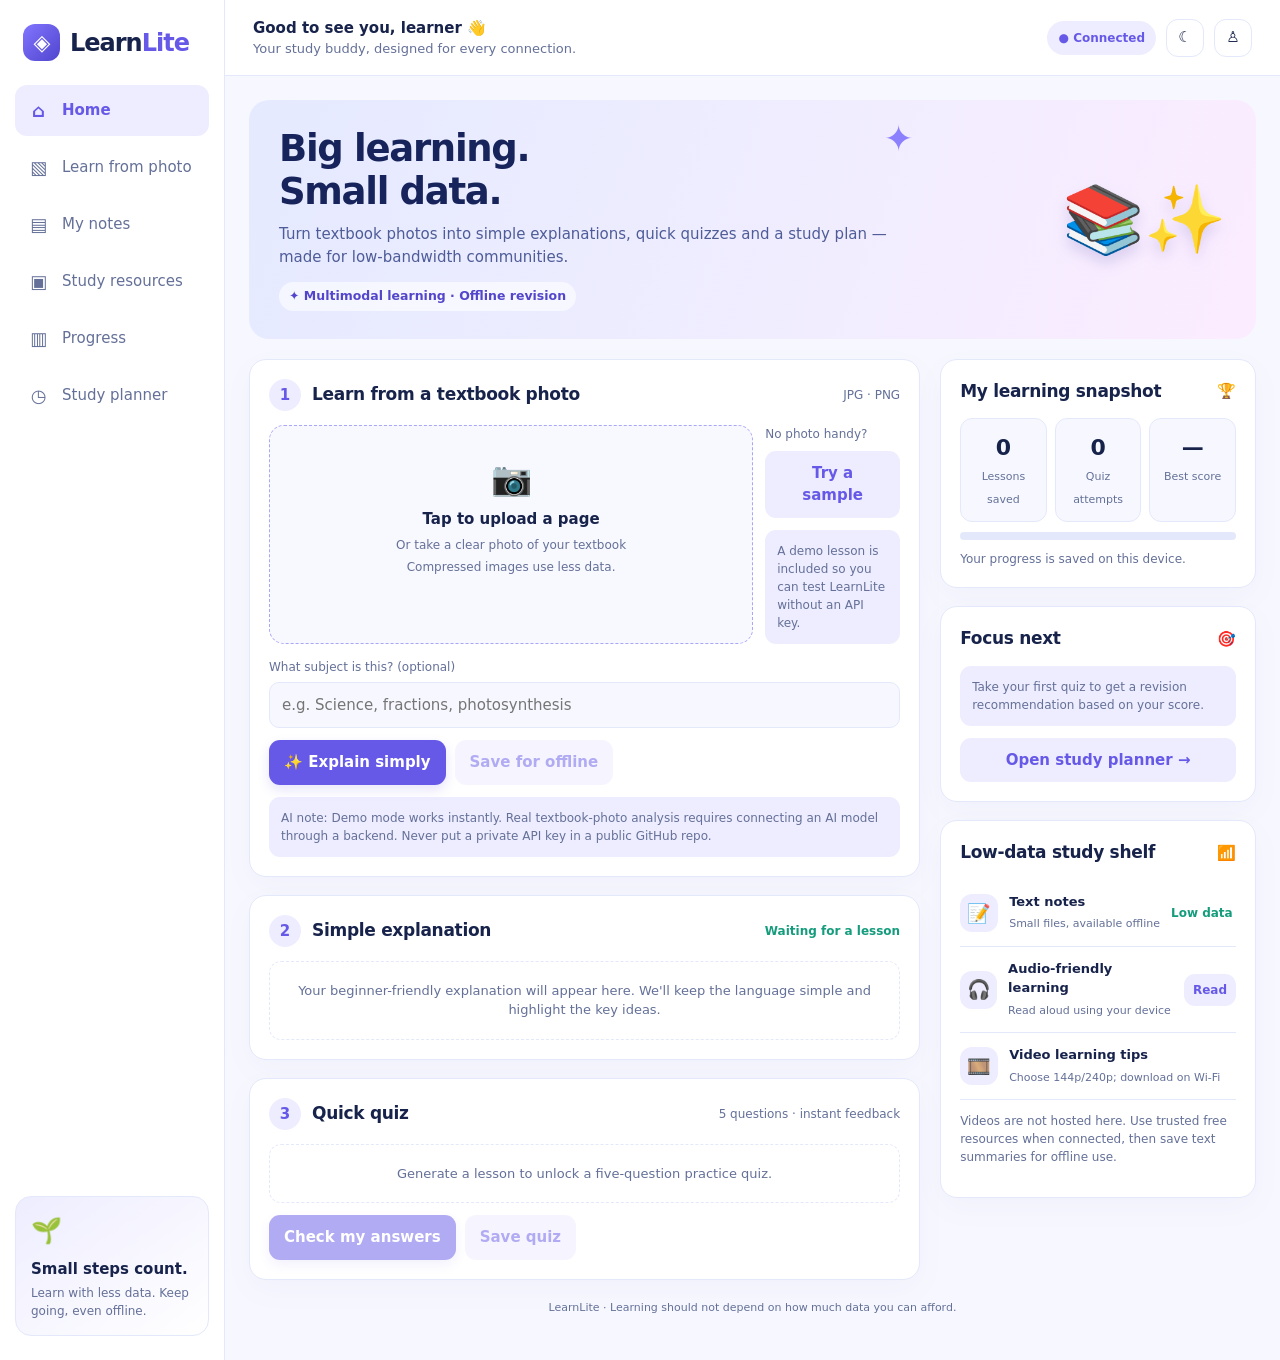
<file: index.html>
<!DOCTYPE html>
<html lang="en">
<head>
<meta charset="UTF-8">
<meta name="viewport" content="width=device-width, initial-scale=1">
<title>LearnLite — Learn anywhere</title>
<meta name="theme-color" content="#6558e8">
<link rel="stylesheet" href="style.css">
</head>
<body>
<div class="app">
  <aside class="sidebar">
    <div class="brand"><div class="logo">◈</div><span>Learn<span>Lite</span></span></div>
    <nav class="nav" aria-label="Main navigation">
      <button class="active" data-page="home"><span class="ico">⌂</span><span class="navlabel">Home</span></button>
      <button data-page="learn"><span class="ico">▧</span><span class="navlabel">Learn from photo</span></button>
      <button data-page="notes"><span class="ico">▤</span><span class="navlabel">My notes</span></button>
      <button data-page="resources"><span class="ico">▣</span><span class="navlabel">Study resources</span></button>
      <button data-page="progress"><span class="ico">▥</span><span class="navlabel">Progress</span></button>
      <button data-page="planner"><span class="ico">◷</span><span class="navlabel">Study planner</span></button>
    </nav>
    <div class="sidebottom"><div style="font-size:25px;margin-bottom:8px">🌱</div><strong>Small steps count.</strong><p>Learn with less data. Keep going, even offline.</p></div>
  </aside>

  <main class="main">
    <header class="topbar">
      <div><strong>Good to see you, learner 👋</strong><div class="tagline">Your study buddy, designed for every connection.</div></div>
      <div class="topactions">
        <span class="pill" id="connection">● Offline-ready</span>
        <button class="iconbtn" id="themeBtn" title="Toggle dark/light mode" aria-label="Toggle theme">☾</button>
        <button class="iconbtn" id="studentBtn" title="Student profile">♙</button>
      </div>
    </header>

    <div class="offlinebanner" id="offlineBanner">You're offline. Your saved notes, quizzes and planner are still available on this device.</div>
    <div class="content">
      <section class="section active" id="page-home">
        <div class="hero">
          <div>
            <h1>Big learning.<br>Small data.</h1>
            <p>Turn textbook photos into simple explanations, quick quizzes and a study plan — made for low-bandwidth communities.</p>
            <small>✦ Multimodal learning · Offline revision</small>
          </div>
          <div class="heroart">📚✨</div>
        </div>

        <div class="layout">
          <div class="stack">
            <div class="card">
              <div class="cardhead">
                <div class="step"><span class="num">1</span><h2>Learn from a textbook photo</h2></div>
                <span class="tiny muted">JPG · PNG</span>
              </div>
              <div class="uploadrow">
                <label class="drop" for="photo">
                  <div class="camera">📷</div>
                  <strong>Tap to upload a page</strong>
                  <p>Or take a clear photo of your textbook</p>
                  <p>Compressed images use less data.</p>
                  <img class="preview" id="preview" alt="Textbook photo preview">
                </label>
                <div class="sample">
                  <div class="tiny muted" style="margin-bottom:8px">No photo handy?</div>
                  <button class="btn secondary" id="sampleBtn" style="width:100%">Try a sample</button>
                  <div class="note">A demo lesson is included so you can test LearnLite without an API key.</div>
                </div>
              </div>
              <input id="photo" type="file" accept="image/*" capture="environment" hidden>
              <div class="fieldgroup" style="margin-top:14px">
                <label class="fieldlabel" for="topic">What subject is this? (optional)</label>
                <input id="topic" class="field" placeholder="e.g. Science, fractions, photosynthesis">
              </div>
              <div class="btnrow">
                <button class="btn" id="explainBtn">✨ Explain simply</button>
                <button class="btn secondary" id="saveBtn" disabled>Save for offline</button>
              </div>
              <div class="note">AI note: Demo mode works instantly. Real textbook-photo analysis requires connecting an AI model through a backend. Never put a private API key in a public GitHub repo.</div>
            </div>

            <div class="card">
              <div class="cardhead"><div class="step"><span class="num">2</span><h2>Simple explanation</h2></div><span class="status" id="explainStatus">Waiting for a lesson</span></div>
              <div id="explanation" class="empty">Your beginner-friendly explanation will appear here. We'll keep the language simple and highlight the key ideas.</div>
            </div>

            <div class="card">
              <div class="cardhead"><div class="step"><span class="num">3</span><h2>Quick quiz</h2></div><span class="tiny muted">5 questions · instant feedback</span></div>
              <div id="quizArea" class="empty">Generate a lesson to unlock a five-question practice quiz.</div>
              <div class="btnrow">
                <button class="btn" id="submitQuiz" disabled>Check my answers</button>
                <button class="btn secondary" id="saveQuiz" disabled>Save quiz</button>
              </div>
              <div id="quizFeedback" aria-live="polite"></div>
            </div>
          </div>

          <div class="stack">
            <div class="card">
              <div class="cardhead"><h2>My learning snapshot</h2><span>🏆</span></div>
              <div class="statgrid">
                <div class="stat"><b id="lessonsStat">0</b><span>Lessons saved</span></div>
                <div class="stat"><b id="attemptsStat">0</b><span>Quiz attempts</span></div>
                <div class="stat"><b id="bestStat">—</b><span>Best score</span></div>
              </div>
              <div class="progressbar"><span id="progressFill"></span></div>
              <div class="tiny muted" id="progressCaption">Your progress is saved on this device.</div>
            </div>

            <div class="card">
              <div class="cardhead"><h2>Focus next</h2><span>🎯</span></div>
              <div id="recommendation" class="note" style="margin:0">Take your first quiz to get a revision recommendation based on your score.</div>
              <button class="btn secondary" style="width:100%;margin-top:12px" data-goto="planner">Open study planner →</button>
            </div>

            <div class="card">
              <div class="cardhead"><h2>Low-data study shelf</h2><span>📶</span></div>
              <div class="resource"><div class="resourceicon">📝</div><div><strong>Text notes</strong><small>Small files, available offline</small></div><span class="status">Low data</span></div>
              <div class="resource"><div class="resourceicon">🎧</div><div><strong>Audio-friendly learning</strong><small>Read aloud using your device</small></div><button class="btn secondary" id="readBtn">Read</button></div>
              <div class="resource"><div class="resourceicon">🎞️</div><div><strong>Video learning tips</strong><small>Choose 144p/240p; download on Wi-Fi</small></div></div>
              <p class="tiny muted">Videos are not hosted here. Use trusted free resources when connected, then save text summaries for offline use.</p>
            </div>
          </div>
        </div>
      </section>

      <section class="section" id="page-learn">
        <h1 class="pageheading">Learn from a photo</h1>
        <p class="pageintro">Upload a textbook page, then make a short lesson and practice quiz.</p>
        <button class="btn" data-goto="home">← Back to lesson workspace</button>
      </section>

      <section class="section" id="page-notes">
        <h1 class="pageheading">My offline notes</h1>
        <p class="pageintro">Saved explanations and quiz results stay on this device.</p>
        <div class="card" id="notesList"><div class="empty">No saved lessons yet. Create a lesson first.</div></div>
        <button class="btn secondary" id="exportBtn" style="margin-top:12px">Export notes as text</button>
      </section>

      <section class="section" id="page-resources">
        <h1 class="pageheading">Study resources</h1>
        <p class="pageintro">Prefer small, readable resources that don't require constant internet.</p>
        <div class="layout">
          <div class="stack">
            <div class="card">
              <h2>Free learning resources</h2>
              <div class="resource"><div class="resourceicon">🌐</div><div><strong>DIKSHA</strong><small>Indian school curriculum resources; use online, save available material.</small></div><button class="btn secondary" data-url="https://diksha.gov.in/">Open</button></div>
              <div class="resource"><div class="resourceicon">📖</div><div><strong>ePathshala</strong><small>NCERT books and learning material.</small></div><button class="btn secondary" data-url="https://epathshala.nic.in/">Open</button></div>
              <div class="resource"><div class="resourceicon">🧮</div><div><strong>Khan Academy</strong><small>Practice and lessons; choose lower video quality on mobile data.</small></div><button class="btn secondary" data-url="https://www.khanacademy.org/">Open</button></div>
              <div class="resource"><div class="resourceicon">🗣️</div><div><strong>Read this lesson aloud</strong><small>Uses your browser's speech feature when supported.</small></div><button class="btn secondary" id="readResource">Read</button></div>
            </div>
            <div class="card">
              <h2>Save data with these habits</h2>
              <p class="muted">• Download books and videos while on Wi-Fi.</p>
              <p class="muted">• Prefer text summaries for revision.</p>
              <p class="muted">• Turn off autoplay and select 144p or 240p video.</p>
              <p class="muted">• Keep a copy of notes on this device.</p>
            </div>
          </div>
        </div>
      </section>

      <section class="section" id="page-progress">
        <h1 class="pageheading">Your progress</h1>
        <p class="pageintro">Every small study session adds up.</p>
        <div class="card">
          <div class="statgrid">
            <div class="stat"><b id="lessonsStat2">0</b><span>Lessons saved</span></div>
            <div class="stat"><b id="attemptsStat2">0</b><span>Quiz attempts</span></div>
            <div class="stat"><b id="bestStat2">—</b><span>Best score</span></div>
          </div>
          <div class="progressbar"><span id="progressFill2"></span></div>
          <h2 style="margin-top:20px">Revision recommendation</h2>
          <div id="recommendation2" class="note">Complete a quiz to get a suggestion.</div>
        </div>
        <div class="card" style="margin-top:18px"><h2>Recent quiz scores</h2><div id="scoreHistory" class="empty">No quizzes completed yet.</div></div>
      </section>

      <section class="section" id="page-planner">
        <h1 class="pageheading">Study planner & focus timer</h1>
        <p class="pageintro">A simple timer helps you focus without needing another app.</p>
        <div class="layout">
          <div class="stack">
            <div class="card">
              <div class="cardhead"><h2>Focus timer</h2><span>⏱️</span></div>
              <div class="timer">
                <div class="time" id="timeDisplay">25:00</div>
                <p class="muted tiny">Choose a session length in minutes</p>
                <input class="field" type="number" id="timerMinutes" min="1" max="180" value="25">
                <div class="btnrow" style="justify-content:center">
                  <button class="btn" id="timerStart">Start</button>
                  <button class="btn secondary" id="timerPause">Pause</button>
                  <button class="btn secondary" id="timerReset">Reset</button>
                </div>
                <p id="timerMessage" class="tiny muted">Try 25 minutes of focus, then take a short break.</p>
              </div>
            </div>
            <div class="card">
              <h2>Today's plan</h2>
              <div class="fieldgroup" style="margin-top:13px"><label class="fieldlabel" for="planInput">Study goal</label><input id="planInput" class="field" placeholder="e.g. Revise 2 science chapters"></div>
              <div class="fieldgroup"><label class="fieldlabel" for="planDate">Date</label><input id="planDate" type="date" class="field"></div>
              <button class="btn" id="addPlan">Add to plan</button>
              <div id="planList" style="margin-top:12px"></div>
            </div>
          </div>
          <div class="stack">
            <div class="card">
              <h2>Student profile</h2>
              <p class="tiny muted">Your profile is stored on this device.</p>
              <div class="fieldgroup" style="margin-top:13px"><label class="fieldlabel" for="studentName">Name (optional)</label><input class="field" id="studentName" placeholder="Learner"></div>
              <div class="fieldgroup"><label class="fieldlabel" for="studentId">Student ID</label><input class="field" id="studentId" placeholder="Enter your student ID"></div>
              <button class="btn" id="saveProfile">Save profile</button>
              <div class="note">Privacy: this prototype stores your profile only in this browser's local storage. Don't use a sensitive ID on a shared device.</div>
            </div>
            <div class="card">
              <h2>Offline mode</h2>
              <p class="muted tiny">Saved notes, quiz history and your plan remain available without internet on this device.</p>
              <div class="resource"><div class="resourceicon">📥</div><div><strong>Local storage</strong><small>Progress saves automatically</small></div><span class="status">On</span></div>
              <button class="btn secondary" id="downloadApp" style="width:100%">Save this page for offline use</button>
              <p class="tiny muted">For reliable offline use after closing the browser, serve the app over HTTPS or localhost with a service worker.</p>
            </div>
          </div>
        </div>
      </section>

      <div class="foot">LearnLite · Learning should not depend on how much data you can afford.</div>
    </div>
  </main>
</div>
<div class="toast" id="toast" role="status"></div>
<script src="script.js" defer></script>
</body>
</html>
</file>
<file: style.css>
:root {
  --bg: #f7f8ff;
  --panel: #fff;
  --ink: #17234b;
  --muted: #647098;
  --line: #e4e8fb;
  --accent: #6659e8;
  --accent2: #8b7cf6;
  --soft: #eeedff;
  --green: #149c7c;
  --shadow: 0 10px 30px #2937790a;
}

[data-theme="dark"] {
  --bg: #101427;
  --panel: #191f36;
  --ink: #eef0ff;
  --muted: #aab2d1;
  --line: #303957;
  --accent: #958bff;
  --accent2: #b3aaff;
  --soft: #292747;
  --green: #54d4b2;
  --shadow: 0 10px 30px #0003;
}

* {
  box-sizing: border-box;
}

body {
  margin: 0;
  background: var(--bg);
  color: var(--ink);
  font: 15px/1.5 Inter, ui-sans-serif, system-ui, -apple-system,
    "Segoe UI", sans-serif;
  transition: .2s;
}

button, input, textarea, select {
  font: inherit;
}

button {
  cursor: pointer;
  border: 0;
}

button:focus-visible,
input:focus-visible,
textarea:focus-visible {
  outline: 3px solid #a7a0ff;
  outline-offset: 2px;
}

.app {
  display: grid;
  grid-template-columns: 225px minmax(0, 1fr);
  min-height: 100vh;
}

.sidebar {
  border-right: 1px solid var(--line);
  padding: 24px 15px;
  display: flex;
  flex-direction: column;
  gap: 24px;
  background: var(--panel);
}

.brand {
  display: flex;
  gap: 10px;
  align-items: center;
  padding: 0 8px;
  font-weight: 850;
  font-size: 24px;
  letter-spacing: -1px;
}

.logo {
  width: 37px;
  height: 37px;
  border-radius: 12px;
  background: linear-gradient(135deg, #8275ff, #5045ce);
  display: grid;
  place-items: center;
  color: white;
  font-size: 22px;
}

.brand span span {
  color: var(--accent);
}

.nav {
  display: grid;
  gap: 6px;
}

.nav button {
  background: transparent;
  color: var(--muted);
  text-align: left;
  padding: 12px;
  border-radius: 12px;
  display: flex;
  gap: 12px;
  align-items: center;
}

.nav button.active,
.nav button:hover {
  background: var(--soft);
  color: var(--accent);
  font-weight: 700;
}

.nav .ico {
  width: 23px;
  text-align: center;
  font-size: 18px;
}

.sidebottom {
  margin-top: auto;
  border-radius: 16px;
  padding: 15px;
  background: linear-gradient(145deg, var(--soft), transparent);
  border: 1px solid var(--line);
}

.sidebottom strong {
  display: block;
  margin-bottom: 4px;
}

.sidebottom p {
  margin: 0;
  color: var(--muted);
  font-size: 12px;
}

.main {
  min-width: 0;
}

.topbar {
  min-height: 76px;
  padding: 0 28px;
  border-bottom: 1px solid var(--line);
  display: flex;
  align-items: center;
  justify-content: space-between;
  gap: 12px;
  background: var(--panel);
}

.tagline {
  color: var(--muted);
  font-size: 13px;
}

.topactions {
  display: flex;
  align-items: center;
  gap: 10px;
}

.pill {
  padding: 8px 11px;
  border-radius: 99px;
  background: var(--soft);
  color: var(--accent);
  font-size: 12px;
  font-weight: 750;
}

.iconbtn {
  width: 38px;
  height: 38px;
  border: 1px solid var(--line);
  border-radius: 12px;
  background: var(--panel);
  color: var(--ink);
}

.content {
  padding: 24px;
  max-width: 1600px;
  margin: auto;
}

.hero {
  background: linear-gradient(110deg, #e5eaff, #f1edff 60%, #fcecff);
  color: #17245b;
  border-radius: 20px;
  padding: 28px 30px;
  display: flex;
  justify-content: space-between;
  gap: 20px;
  align-items: center;
  overflow: hidden;
  margin-bottom: 20px;
  position: relative;
}

.hero:after {
  content: "✦";
  position: absolute;
  right: 34%;
  top: 12px;
  color: #8c80ff;
  font-size: 36px;
}

.hero h1 {
  font-size: clamp(25px, 3vw, 37px);
  letter-spacing: -1.3px;
  line-height: 1.15;
  margin: 0 0 10px;
}

.hero p {
  max-width: 620px;
  margin: 0;
  color: #4e5c98;
}

.heroart {
  font-size: 66px;
  min-width: 110px;
  text-align: center;
  filter: drop-shadow(0 8px 7px #6961b533);
}

.hero small {
  display: inline-block;
  margin-top: 14px;
  background: #ffffff99;
  padding: 5px 10px;
  border-radius: 20px;
  color: #5446cb;
  font-weight: 700;
}

.layout {
  display: grid;
  grid-template-columns: minmax(0, 1.7fr) minmax(270px, .8fr);
  gap: 20px;
}

.stack {
  display: grid;
  align-content: start;
  gap: 18px;
  min-width: 0;
}

.card {
  background: var(--panel);
  border: 1px solid var(--line);
  border-radius: 17px;
  padding: 19px;
  box-shadow: var(--shadow);
  min-width: 0;
}

.cardhead {
  display: flex;
  align-items: center;
  justify-content: space-between;
  gap: 12px;
  margin-bottom: 14px;
}

.cardhead h2,
.card h2 {
  font-size: 17px;
  margin: 0;
  letter-spacing: -.3px;
}

.muted {
  color: var(--muted);
}

.tiny {
  font-size: 12px;
}

.step {
  display: flex;
  gap: 11px;
  align-items: center;
}

.num {
  width: 32px;
  height: 32px;
  border-radius: 50%;
  display: grid;
  place-items: center;
  background: var(--soft);
  color: var(--accent);
  font-weight: 800;
  flex-shrink: 0;
}

.drop {
  border: 1.5px dashed #aaa7f7;
  border-radius: 15px;
  background: color-mix(in srgb, var(--soft) 40%, transparent);
  padding: 28px 14px;
  text-align: center;
  cursor: pointer;
  display: block;
}

.drop:hover {
  border-color: var(--accent);
}

.drop .camera {
  font-size: 33px;
}

.drop strong {
  display: block;
  margin: 5px;
}

.drop p {
  margin: 4px 0;
  color: var(--muted);
  font-size: 12px;
}

.uploadrow {
  display: grid;
  grid-template-columns: minmax(0, 1fr) 135px;
  gap: 12px;
}

.preview {
  display: none;
  width: 100%;
  max-height: 155px;
  object-fit: contain;
  border-radius: 10px;
  margin-top: 8px;
}

.btn {
  background: var(--accent);
  color: #fff;
  border-radius: 11px;
  padding: 11px 15px;
  font-weight: 750;
  box-shadow: 0 5px 12px #6659e82a;
}

.btn:hover {
  filter: brightness(1.05);
}

.btn.secondary {
  background: var(--soft);
  color: var(--accent);
  box-shadow: none;
}

.btn.ghost {
  background: transparent;
  color: var(--accent);
  box-shadow: none;
  padding: 7px;
}

.btn:disabled {
  opacity: .5;
  cursor: not-allowed;
}

.field {
  width: 100%;
  padding: 11px 12px;
  border: 1px solid var(--line);
  border-radius: 10px;
  background: var(--bg);
  color: var(--ink);
}

label.fieldlabel {
  display: block;
  font-size: 12px;
  color: var(--muted);
  margin: 0 0 6px;
}

.fieldgroup {
  margin-bottom: 12px;
}

.btnrow {
  display: flex;
  gap: 9px;
  flex-wrap: wrap;
  margin-top: 12px;
}

.note {
  background: var(--soft);
  padding: 12px;
  border-radius: 11px;
  color: var(--muted);
  font-size: 12px;
  margin-top: 12px;
}

.status {
  font-size: 12px;
  color: var(--green);
  font-weight: 700;
}

.result {
  white-space: pre-wrap;
  line-height: 1.7;
  color: var(--ink);
  font-size: 14px;
}

.result h3 {
  margin: 0 0 7px;
}

.empty {
  padding: 19px;
  border: 1px dashed var(--line);
  border-radius: 12px;
  text-align: center;
  color: var(--muted);
  font-size: 13px;
}

.quizq {
  padding: 14px 0;
  border-top: 1px solid var(--line);
}

.quizq:first-child {
  border-top: 0;
}

.quizq p {
  font-weight: 700;
  margin: 0 0 9px;
}

.option {
  display: flex;
  gap: 9px;
  align-items: flex-start;
  padding: 8px 10px;
  border: 1px solid var(--line);
  border-radius: 9px;
  margin: 6px 0;
  cursor: pointer;
}

.option:has(input:checked) {
  border-color: var(--accent);
  background: var(--soft);
}

.option input {
  margin-top: 4px;
  accent-color: var(--accent);
}

.statgrid {
  display: grid;
  grid-template-columns: repeat(3, 1fr);
  gap: 8px;
}

.stat {
  background: var(--bg);
  border: 1px solid var(--line);
  border-radius: 12px;
  padding: 12px 8px;
  text-align: center;
}

.stat b {
  font-size: 22px;
  display: block;
}

.stat span {
  font-size: 11px;
  color: var(--muted);
}

.progressbar {
  height: 8px;
  background: var(--line);
  border-radius: 99px;
  overflow: hidden;
  margin: 10px 0;
}

.progressbar span {
  display: block;
  height: 100%;
  width: 0;
  background: linear-gradient(90deg, var(--accent), #b8a6ff);
  border-radius: 99px;
  transition: width .3s;
}

.timer {
  text-align: center;
  padding: 14px 0;
}

.time {
  font-size: 43px;
  font-weight: 800;
  letter-spacing: 2px;
  font-variant-numeric: tabular-nums;
}

.timer .field {
  max-width: 85px;
  text-align: center;
}

.resource {
  display: flex;
  gap: 11px;
  padding: 12px 0;
  border-bottom: 1px solid var(--line);
  align-items: center;
}

.resource:last-child {
  border: 0;
}

.resourceicon {
  width: 38px;
  height: 38px;
  display: grid;
  place-items: center;
  border-radius: 12px;
  background: var(--soft);
  font-size: 19px;
}

.resource strong {
  display: block;
  font-size: 13px;
}

.resource small {
  color: var(--muted);
  font-size: 11px;
}

.resource .btn {
  margin-left: auto;
  padding: 7px 9px;
  font-size: 12px;
}

.section {
  display: none;
}

.section.active {
  display: block;
}

.pageheading {
  margin: 0 0 5px;
  font-size: 24px;
}

.pageintro {
  color: var(--muted);
  margin: 0 0 20px;
}

.noteitem {
  padding: 13px 0;
  border-bottom: 1px solid var(--line);
}

.noteitem:last-child {
  border: 0;
}

.noteitem strong {
  display: block;
}

.noteitem p {
  margin: 5px 0;
  color: var(--muted);
  font-size: 13px;
  white-space: pre-wrap;
}

.foot {
  text-align: center;
  color: var(--muted);
  font-size: 11px;
  padding: 20px;
}

.toast {
  position: fixed;
  bottom: 22px;
  left: 50%;
  transform: translateX(-50%);
  background: var(--ink);
  color: var(--panel);
  padding: 11px 17px;
  border-radius: 12px;
  display: none;
  z-index: 5;
  box-shadow: var(--shadow);
}

.offlinebanner {
  display: none;
  padding: 9px 15px;
  background: #fff0d8;
  color: #78500c;
  font-size: 12px;
  text-align: center;
}

.offlinebanner.show {
  display: block;
}

@media (max-width: 1000px) {
  .layout {
    grid-template-columns: 1fr;
  }

  .heroart {
    font-size: 52px;
  }

  .sidebar {
    width: 72px;
    padding: 18px 9px;
  }

  .app {
    grid-template-columns: 72px minmax(0, 1fr);
  }

  .brand {
    padding: 0;
    justify-content: center;
  }

  .brand span,
  .nav .navlabel,
  .sidebottom {
    display: none;
  }

  .nav button {
    justify-content: center;
    padding: 12px 5px;
  }

  .nav .ico {
    width: auto;
  }

  .content {
    padding: 16px;
  }

  .topbar {
    padding: 0 16px;
  }
}

@media (max-width: 560px) {
  .tagline {
    display: none;
  }

  .hero {
    padding: 22px 19px;
  }

  .heroart {
    display: none;
  }

  .uploadrow {
    grid-template-columns: 1fr;
  }

  .sample {
    display: none;
  }

  .statgrid {
    grid-template-columns: repeat(3, 1fr);
  }

  .card {
    padding: 15px;
  }

  .content {
    padding: 12px;
  }

  .topbar {
    min-height: 62px;
  }

  .pill {
    display: none;
  }
}
</file>
